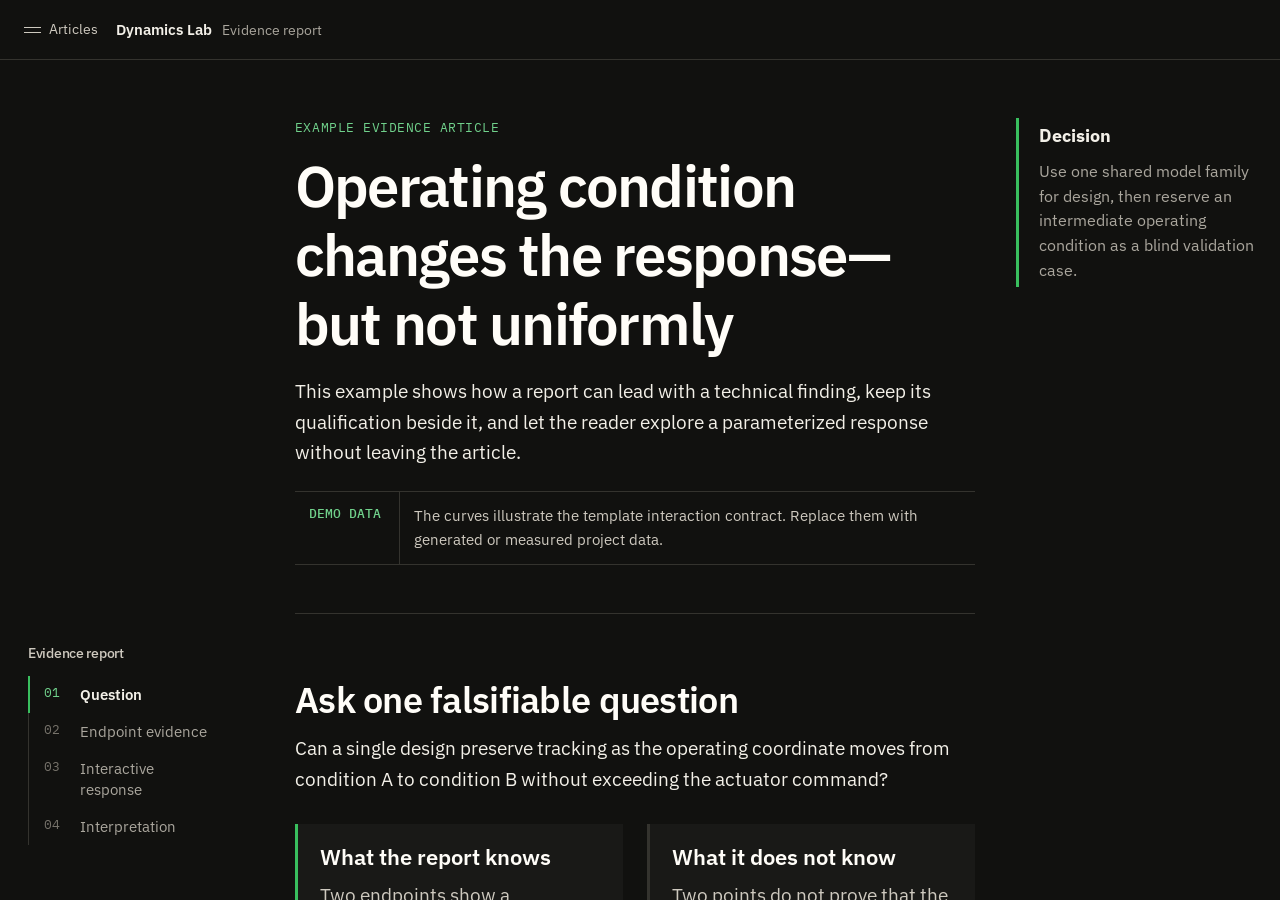
<file: skills/build-technical-report/assets/report-template/index.html>
<!doctype html>
<html lang="en">
<head>
  <meta charset="utf-8">
  <meta name="viewport" content="width=device-width, initial-scale=1">
  <meta name="description" content="Component-based interactive technical report template.">
  <title>Technical report</title>
  <link rel="preconnect" href="https://fonts.googleapis.com">
  <link rel="preconnect" href="https://fonts.gstatic.com" crossorigin>
  <link href="https://fonts.googleapis.com/css2?family=IBM+Plex+Mono:wght@400;500&amp;family=IBM+Plex+Sans:wght@400;500;600&amp;display=swap" rel="stylesheet">
  <link rel="stylesheet" href="styles/base.css">
  <link rel="stylesheet" href="styles/content.css">
  <link rel="stylesheet" href="styles/plots.css">
  <link rel="stylesheet" href="styles/responsive.css">
</head>
<body data-report-config="data/report-config.json">
  <header class="topbar">
    <button class="article-panel-toggle" type="button" id="articlePanelToggle" aria-controls="articlePanel" aria-expanded="false">
      <span class="menu-mark" aria-hidden="true"></span><span>Articles</span>
    </button>
    <div class="brand"><strong id="reportBrand">Technical Report</strong><span id="articleLabel">Loading</span></div>
    <div class="reading-progress" id="readingProgress" role="progressbar" aria-label="Reading progress" aria-valuemin="0" aria-valuemax="100" aria-valuenow="0"></div>
  </header>

  <aside class="article-panel" id="articlePanel" aria-label="Report articles" aria-hidden="true">
    <div class="article-panel-head">
      <strong id="drawerTitle">Report articles</strong>
      <button class="article-panel-close" type="button" id="articlePanelClose" aria-label="Close article panel">×</button>
    </div>
    <div class="article-list" id="articleList"></div>
  </aside>

  <button class="article-panel-backdrop" type="button" id="articlePanelBackdrop" aria-label="Close article panel"></button>
  <div class="report-viewport" id="reportViewport">
    <div id="articleMount"><p class="sr-only" role="status">Loading report articles.</p></div>
    <noscript><main class="load-error"><h1>JavaScript is required</h1><p>This report loads article components in the browser.</p></main></noscript>
  </div>

  <script src="scripts/vendor/plotly-gl2d.min.js"></script>
  <script type="module" src="scripts/main.js"></script>
</body>
</html>
</file>
<file: skills/build-technical-report/assets/report-template/styles/base.css>
:root {
  color-scheme: dark;
  --background: #11110f;
  --foreground: #f3f0e8;
  --heading: #fffdf8;
  --surface: #191917;
  --surface-strong: #20201d;
  --muted: #aaa69d;
  --muted-strong: #cec9bf;
  --border: #34332e;
  --border-soft: #292824;
  --accent: #39bf5e;
  --accent-strong: color-mix(in srgb, var(--accent) 72%, white);
  --danger: #e07969;
  --warning: #d8b24c;
  --radius: 3px;
  --topbar-height: 60px;
  --font-sans: "IBM Plex Sans", ui-sans-serif, sans-serif;
  --font-mono: "IBM Plex Mono", ui-monospace, monospace;
  --font-size-body: clamp(1.0625rem, 1rem + 0.25vw, 1.1875rem);
  --font-size-h1: clamp(2.5rem, 2rem + 2vw, 3.75rem);
  --font-size-h2: clamp(1.75rem, 1.5rem + 1vw, 2.25rem);
  --font-size-h3: 1.375rem;
  --line-height-body: 1.6;
}

* { box-sizing: border-box; }
html { scroll-behavior: auto; }
body {
  margin: 0;
  display: flex;
  flex-direction: column;
  height: 100vh;
  overflow: hidden;
  background: var(--background);
  color: var(--foreground);
  font-family: var(--font-sans);
  font-size: var(--font-size-body);
  line-height: var(--line-height-body);
  text-rendering: optimizeLegibility;
}
@supports (height: 100dvh) { body { height: 100dvh; } }

.report-viewport {
  flex: 1 1 auto;
  min-height: 0;
  overflow-x: hidden;
  overflow-y: auto;
  overscroll-behavior: contain;
  scrollbar-gutter: stable;
  scrollbar-width: thin;
  scrollbar-color: color-mix(in srgb, var(--accent) 42%, transparent) transparent;
  scroll-behavior: smooth;
}
.report-viewport:hover { scrollbar-color: var(--accent) transparent; }
.report-viewport::-webkit-scrollbar { width: 12px; }
.report-viewport::-webkit-scrollbar-track { background: transparent; }
.report-viewport::-webkit-scrollbar-thumb {
  border: 3px solid transparent;
  border-radius: 999px;
  background: color-mix(in srgb, var(--accent) 42%, transparent);
  background-clip: padding-box;
}
.report-viewport::-webkit-scrollbar-thumb:hover { background-color: var(--accent); }

a { color: inherit; text-decoration-color: #706e66; text-underline-offset: 3px; }
a:hover { color: #fff; text-decoration-color: var(--accent); }
button, input { font: inherit; }
code, pre, .mono { font-family: var(--font-mono); }

.topbar {
  position: relative;
  flex: 0 0 var(--topbar-height);
  z-index: 20;
  display: flex;
  align-items: center;
  min-height: var(--topbar-height);
  padding: 0 24px;
  border-bottom: 1px solid var(--border);
  background: var(--background);
}

.article-panel-toggle,
.article-panel-close {
  display: inline-flex;
  align-items: center;
  gap: 8px;
  border: 0;
  background: transparent;
  color: var(--muted-strong);
  cursor: pointer;
}

.article-panel-toggle { min-height: 40px; margin-right: 18px; padding: 7px 0; font-size: 14px; }
.article-panel-toggle:hover,
.article-panel-close:hover { color: var(--foreground); }
.menu-mark { display: grid; gap: 4px; width: 17px; }
.menu-mark::before,
.menu-mark::after { content: ""; display: block; height: 1px; background: currentColor; }

.brand { display: flex; align-items: baseline; gap: 10px; }
.brand strong { font-size: 15px; font-weight: 600; }
.brand span { color: var(--muted); font-size: 14px; }

.reading-progress { position: absolute; left: 0; bottom: -1px; width: 0; height: 2px; background: var(--accent); }
.article-panel {
  position: fixed;
  z-index: 40;
  top: var(--topbar-height);
  bottom: 0;
  left: 0;
  width: min(390px, calc(100vw - 34px));
  padding: 26px 24px;
  border-right: 1px solid var(--border);
  background: #151513;
  transform: translateX(-101%);
  visibility: hidden;
  transition: transform 180ms ease, visibility 180ms step-end;
}
.article-panel.is-open { transform: translateX(0); visibility: visible; transition: transform 180ms ease, visibility 0s step-start; }
.article-panel-head { display: flex; align-items: center; justify-content: space-between; padding-bottom: 18px; border-bottom: 1px solid var(--border); }
.article-panel-head strong { font-size: 15px; }
.article-panel-close { padding: 4px; font-size: 20px; line-height: 1; }
.article-list { margin-top: 10px; }
.article-option {
  display: grid;
  grid-template-columns: 34px 1fr;
  gap: 10px;
  width: 100%;
  padding: 15px 8px;
  border: 0;
  border-bottom: 1px solid var(--border-soft);
  background: transparent;
  color: var(--muted);
  text-align: left;
  cursor: pointer;
}
.article-option:hover { color: var(--foreground); background: var(--surface); }
.article-option.is-active { color: var(--foreground); }
.article-option.is-active .article-number { color: var(--accent-strong); }
.article-number { padding-top: 2px; color: #77736b; font-family: var(--font-mono); font-size: 13px; }
.article-option strong { display: block; margin-bottom: 3px; font-size: 15px; }
.article-summary { display: block; color: var(--muted); font-size: 14px; line-height: 1.5; }
.article-panel-backdrop {
  position: fixed;
  z-index: 35;
  inset: var(--topbar-height) 0 0;
  border: 0;
  background: rgb(0 0 0 / 56%);
  opacity: 0;
  visibility: hidden;
  cursor: default;
  transition: opacity 180ms ease, visibility 180ms step-end;
}
.article-panel-backdrop.is-open { opacity: 1; visibility: visible; transition: opacity 180ms ease, visibility 0s step-start; }
body.has-open-panel .report-viewport { overflow: hidden; }
.report-article[hidden] { display: none; }
.load-error { max-width: 720px; margin: 96px auto; padding: 0 28px; }

.report-intro { width: 100%; padding: 58px 0 0; }
.intro { display: grid; grid-template-columns: 20% 60% 20%; align-items: start; padding-bottom: 48px; }
.intro-copy { grid-column: 2; min-width: 0; padding: 0 clamp(28px, 3.2vw, 56px); }
.intro-aside { grid-column: 3; min-width: 0; padding: 4px 28px 0 20px; }
.report-layout { display: grid; grid-template-columns: 20% 60% 20%; min-height: calc(100vh - var(--topbar-height)); }
.toc-rail {
  position: sticky;
  top: 24px;
  grid-column: 1;
  align-self: start;
  justify-self: end;
  width: min(100%, 280px);
  min-width: 0;
  padding: 32px 28px 0;
}
.rail-title { margin: 0 0 14px; color: var(--muted-strong); font-size: 14px; font-weight: 500; }
.toc-nav .nav { border-left: 1px solid var(--border); }
.nav a {
  display: grid;
  grid-template-columns: 30px minmax(0, 1fr);
  gap: 6px;
  margin-left: -1px;
  padding: 8px 10px 8px 14px;
  border-left: 2px solid transparent;
  color: var(--muted);
  font-size: 15px;
  line-height: 1.4;
  text-decoration: none;
}
.nav a:hover,
.nav a.is-active { color: var(--foreground); border-left-color: var(--accent); }
.nav a.is-active { font-weight: 600; }
.nav-index { color: #77736b; font-family: var(--font-mono); font-size: 13px; font-weight: 400; }
.nav a.is-active .nav-index { color: var(--accent-strong); }
main { grid-column: 2; width: 100%; min-width: 0; padding: 0 clamp(28px, 3.2vw, 56px) 96px; }

h1, h2, h3 { margin: 0; color: var(--heading); line-height: 1.2; }
h1 { font-size: var(--font-size-h1); font-weight: 600; letter-spacing: -0.03em; }
h2 { font-size: var(--font-size-h2); font-weight: 600; letter-spacing: -0.02em; }
h3 { font-size: var(--font-size-h3); font-weight: 600; }
.intro-copy > p,
.section-heading p,
section > p,
.note p { color: var(--foreground); font-size: var(--font-size-body); line-height: var(--line-height-body); }
.intro-copy > p { margin: 18px 0 0; }
.intro-copy > p,
.section-heading p,
section > p { max-width: 72ch; }
.verdict { border-left: 3px solid var(--accent); padding: 4px 0 4px 20px; }
.verdict strong { display: block; margin-bottom: 8px; font-size: 18px; }
.verdict p { margin: 0; color: var(--muted); font-size: 16px; line-height: 1.55; }
section { padding: 64px 0; border-top: 1px solid var(--border); scroll-margin-top: 24px; }
.section-heading { margin-bottom: 30px; }
.section-heading p { margin: 12px 0 0; }
.reveal { opacity: 0; transform: translateY(5px); transition: opacity 180ms ease, transform 180ms ease; }
.reveal.is-visible { opacity: 1; transform: none; }
.sr-only { position: absolute; width: 1px; height: 1px; padding: 0; margin: -1px; overflow: hidden; clip: rect(0, 0, 0, 0); white-space: nowrap; border: 0; }
</file>
<file: skills/build-technical-report/assets/report-template/styles/content.css>
.context-line { display: block; margin-bottom: 12px; color: var(--accent-strong); font-family: var(--font-mono); font-size: 13px; letter-spacing: 0.04em; text-transform: uppercase; }
.status-line { display: grid; grid-template-columns: 104px 1fr; margin: 24px 0 0; border-top: 1px solid var(--border); border-bottom: 1px solid var(--border); }
.status-line strong,
.status-line span { padding: 12px 14px; }
.status-line strong { color: var(--accent-strong); font-family: var(--font-mono); font-size: 13px; font-weight: 500; }
.status-line span { border-left: 1px solid var(--border); color: var(--muted-strong); font-size: 15px; }

.split { display: grid; grid-template-columns: repeat(2, minmax(0, 1fr)); gap: 24px; align-items: start; }
.note { padding: 20px 22px; border-left: 3px solid var(--border); background: var(--surface); }
.note.is-accent { border-left-color: var(--accent); }
.note.is-warning { border-left-color: var(--warning); }
.note h3 { margin-bottom: 9px; }
.note p { margin: 0; color: var(--muted-strong); }
.note p + p { margin-top: 10px; }

.metric-grid { display: grid; grid-template-columns: repeat(3, minmax(0, 1fr)); margin-top: 28px; border-top: 1px solid var(--border); border-left: 1px solid var(--border); }
.metric { min-height: 130px; padding: 18px; border-right: 1px solid var(--border); border-bottom: 1px solid var(--border); }
.metric > span:first-child { display: block; color: var(--muted); font-size: 14px; }
.metric strong { display: block; margin-top: 5px; color: var(--foreground); font-family: var(--font-mono); font-size: 25px; font-weight: 500; }
.metric-detail { display: block; margin-top: 9px; color: var(--muted); font-size: 14px; line-height: 1.45; }

.table-shell { overflow-x: auto; border-top: 1px solid var(--border); border-bottom: 1px solid var(--border); }
table { width: 100%; border-collapse: collapse; }
th, td { padding: 13px 14px; border-bottom: 1px solid var(--border-soft); text-align: left; vertical-align: top; }
th { color: var(--muted); font-size: 14px; font-weight: 500; }
td { color: var(--muted-strong); }
tbody tr:last-child td { border-bottom: 0; }
td strong { color: var(--foreground); font-weight: 500; }
.number { text-align: right; font-family: var(--font-mono); font-size: 14px; font-variant-numeric: tabular-nums; }
.wide-table { min-width: 780px; }
.state-good { color: var(--accent-strong); }
.state-watch { color: var(--warning); }
.state-stop { color: var(--danger); }

.math-block { overflow-x: auto; margin: 24px 0; padding: 18px 20px; border-top: 1px solid var(--border); border-bottom: 1px solid var(--border); background: #131311; color: var(--foreground); text-align: center; }
.math-block.is-key { border-top-color: var(--accent); border-bottom-color: var(--accent); }
.math-block math { min-width: max-content; font-family: "Cambria Math", "STIX Two Math", serif; font-size: 19px; }
.inline-math { color: inherit; font-size: 1em; vertical-align: baseline; }
.equation-caption { margin: -12px 0 26px; color: var(--muted); font-size: 14px; text-align: center; }

.system-strip { display: grid; grid-template-columns: repeat(5, minmax(125px, 1fr)); align-items: stretch; overflow-x: auto; margin: 25px 0; }
.system-node { position: relative; min-width: 125px; padding: 14px 26px 14px 14px; border-top: 1px solid var(--border); border-bottom: 1px solid var(--border); border-left: 1px solid var(--border); }
.system-node:last-child { border-right: 1px solid var(--border); }
.system-node:not(:last-child)::after { content: "→"; position: absolute; top: 14px; right: 8px; color: var(--accent); }
.system-node strong { display: block; font-size: 15px; font-weight: 500; }
.system-node span { display: block; margin-top: 4px; color: var(--muted); font-size: 13px; line-height: 1.45; }

.idea-rank { display: grid; grid-template-columns: 58px 1fr; border-top: 1px solid var(--border); }
.idea-rank:last-child { border-bottom: 1px solid var(--border); }
.idea-rank > span { padding: 18px 12px; color: var(--accent-strong); font-family: var(--font-mono); font-size: 14px; }
.idea-rank > div { padding: 16px 18px; border-left: 1px solid var(--border); }
.idea-rank h3 { font-size: 18px; }
.idea-rank p { margin: 6px 0 0; color: var(--muted); font-size: 15px; }
.step-list { counter-reset: step; margin: 0; padding: 0; list-style: none; border-top: 1px solid var(--border); }
.step-list li { counter-increment: step; display: grid; grid-template-columns: 42px 1fr; padding: 15px 0; border-bottom: 1px solid var(--border); color: var(--muted-strong); }
.step-list li::before { content: counter(step, decimal-leading-zero); color: var(--accent-strong); font-family: var(--font-mono); font-size: 13px; }
</file>
<file: skills/build-technical-report/assets/report-template/styles/plots.css>
.plot-block { margin-top: 28px; }
.plot-header { display: flex; align-items: flex-start; justify-content: space-between; gap: 20px; margin-bottom: 14px; }
.plot-header p { max-width: 72ch; margin: 5px 0 0; color: var(--foreground); font-size: var(--font-size-body); line-height: var(--line-height-body); }
.condition-slider:focus-visible { outline: 2px solid var(--accent); outline-offset: 2px; }
.plot-workbench { display: grid; grid-template-columns: minmax(0, 1fr) 210px; gap: 20px; align-items: start; }
.plot-main { min-width: 0; }
.plot-shell { position: relative; overflow: hidden; border: 1px solid var(--border); background: transparent; }
.plotly-host { width: 100%; min-height: 390px; }
.plotly-host .modebar { right: 8px !important; top: 8px !important; }
.plotly-host .modebar-btn path { fill: var(--muted-strong) !important; }
.plotly-host .modebar-btn:hover path { fill: var(--foreground) !important; }
.plot-controls { position: sticky; top: 24px; padding: 16px; border-left: 1px solid var(--border); }
.control-label { display: flex; align-items: baseline; justify-content: space-between; gap: 10px; margin-bottom: 8px; color: var(--muted-strong); font-size: 14px; }
.control-value { color: var(--foreground); font-family: var(--font-mono); }
.condition-slider { width: 100%; accent-color: var(--accent); }
.slider-range { display: flex; justify-content: space-between; color: var(--muted); font-family: var(--font-mono); font-size: 13px; }
.plot-note { margin: 10px 0 0; color: var(--muted); font-size: 14px; }
</file>
<file: skills/build-technical-report/assets/report-template/styles/responsive.css>
@media (max-width: 1180px) {
  .intro { grid-template-columns: 220px minmax(0, 1fr); }
  .intro-copy { grid-column: 2; padding-right: 44px; padding-left: 44px; }
  .intro-aside { grid-column: 2; padding: 28px 44px 0; }
  .report-layout { grid-template-columns: 220px minmax(0, 1fr); }
  .toc-rail { width: 100%; padding: 32px 20px 0; }
  main { grid-column: 2; padding-right: 44px; padding-left: 44px; }
}

@media (max-width: 900px) {
  .intro { grid-template-columns: 200px minmax(0, 1fr); }
  .intro-copy { padding-right: 32px; padding-left: 32px; }
  .intro-aside { padding: 24px 32px 0; }
  .report-layout { grid-template-columns: 200px minmax(0, 1fr); }
  .toc-rail { padding: 32px 18px 0; }
  main { padding: 0 32px 80px; }
  .split { grid-template-columns: 1fr; }
  .plot-workbench { grid-template-columns: 1fr; }
  .plot-controls { position: static; padding: 16px 0 0; border-top: 1px solid var(--border); border-left: 0; }
}

@media (max-width: 720px) {
  .topbar { padding: 0 16px; }
  .article-panel { top: var(--topbar-height); }
  .article-panel-backdrop { top: var(--topbar-height); }
  .article-panel-toggle { margin-right: 12px; }
  .brand span { display: none; }
  .report-intro { padding-top: 34px; }
  .intro { display: block; }
  .intro-copy { padding: 0 24px; }
  .intro-aside { padding: 24px 24px 0; }
  .report-layout { display: block; }
  .toc-rail { position: static; justify-self: auto; width: 100%; padding: 28px 24px 0; }
  .nav a { min-height: 40px; align-items: center; }
  main { width: 100%; padding: 0 24px 72px; }
  h1 { font-size: 36px; }
  section { padding: 48px 0; }
  .metric-grid { grid-template-columns: 1fr; }
  .plot-header { display: block; }
  .plotly-host { min-height: 320px; }
  .status-line { grid-template-columns: 1fr; }
  .status-line span { border-top: 1px solid var(--border); border-left: 0; }
}

@media print {
  :root { color-scheme: light; --background: #fff; --foreground: #171714; --heading: #171714; --surface: #fff; --surface-strong: #f6f4ef; --muted: #5e5b54; --muted-strong: #33312d; --border: #cbc7bd; --border-soft: #dedad1; }
  body { display: block; height: auto; overflow: visible; background: #fff; color: #171714; }
  .report-viewport { height: auto; overflow: visible; scrollbar-width: none; }
  .report-viewport::-webkit-scrollbar { display: none; }
  .report-intro { padding-top: 30px; }
  .intro, .report-layout { display: block; }
  .intro-copy, .intro-aside { padding: 0 30px 24px; }
  .topbar, .toc-rail, .article-panel, .article-panel-backdrop, .plot-controls { display: none; }
  main { width: 100%; padding: 30px; }
  section, .plot-block, .math-block, .table-shell { break-inside: avoid; }
  .table-shell { overflow: visible; }
  .table-shell::-webkit-scrollbar { display: none; }
  .wide-table { min-width: 0; table-layout: fixed; }
  th, td { overflow-wrap: anywhere; }
  .note, .math-block { background: #fff; }
  .reveal { opacity: 1; transform: none; }
}

@media (prefers-reduced-motion: reduce) {
  html { scroll-behavior: auto; }
  *, *::before, *::after { animation-duration: 0.01ms !important; transition-duration: 0.01ms !important; }
  .reveal { opacity: 1; transform: none; }
}
</file>
